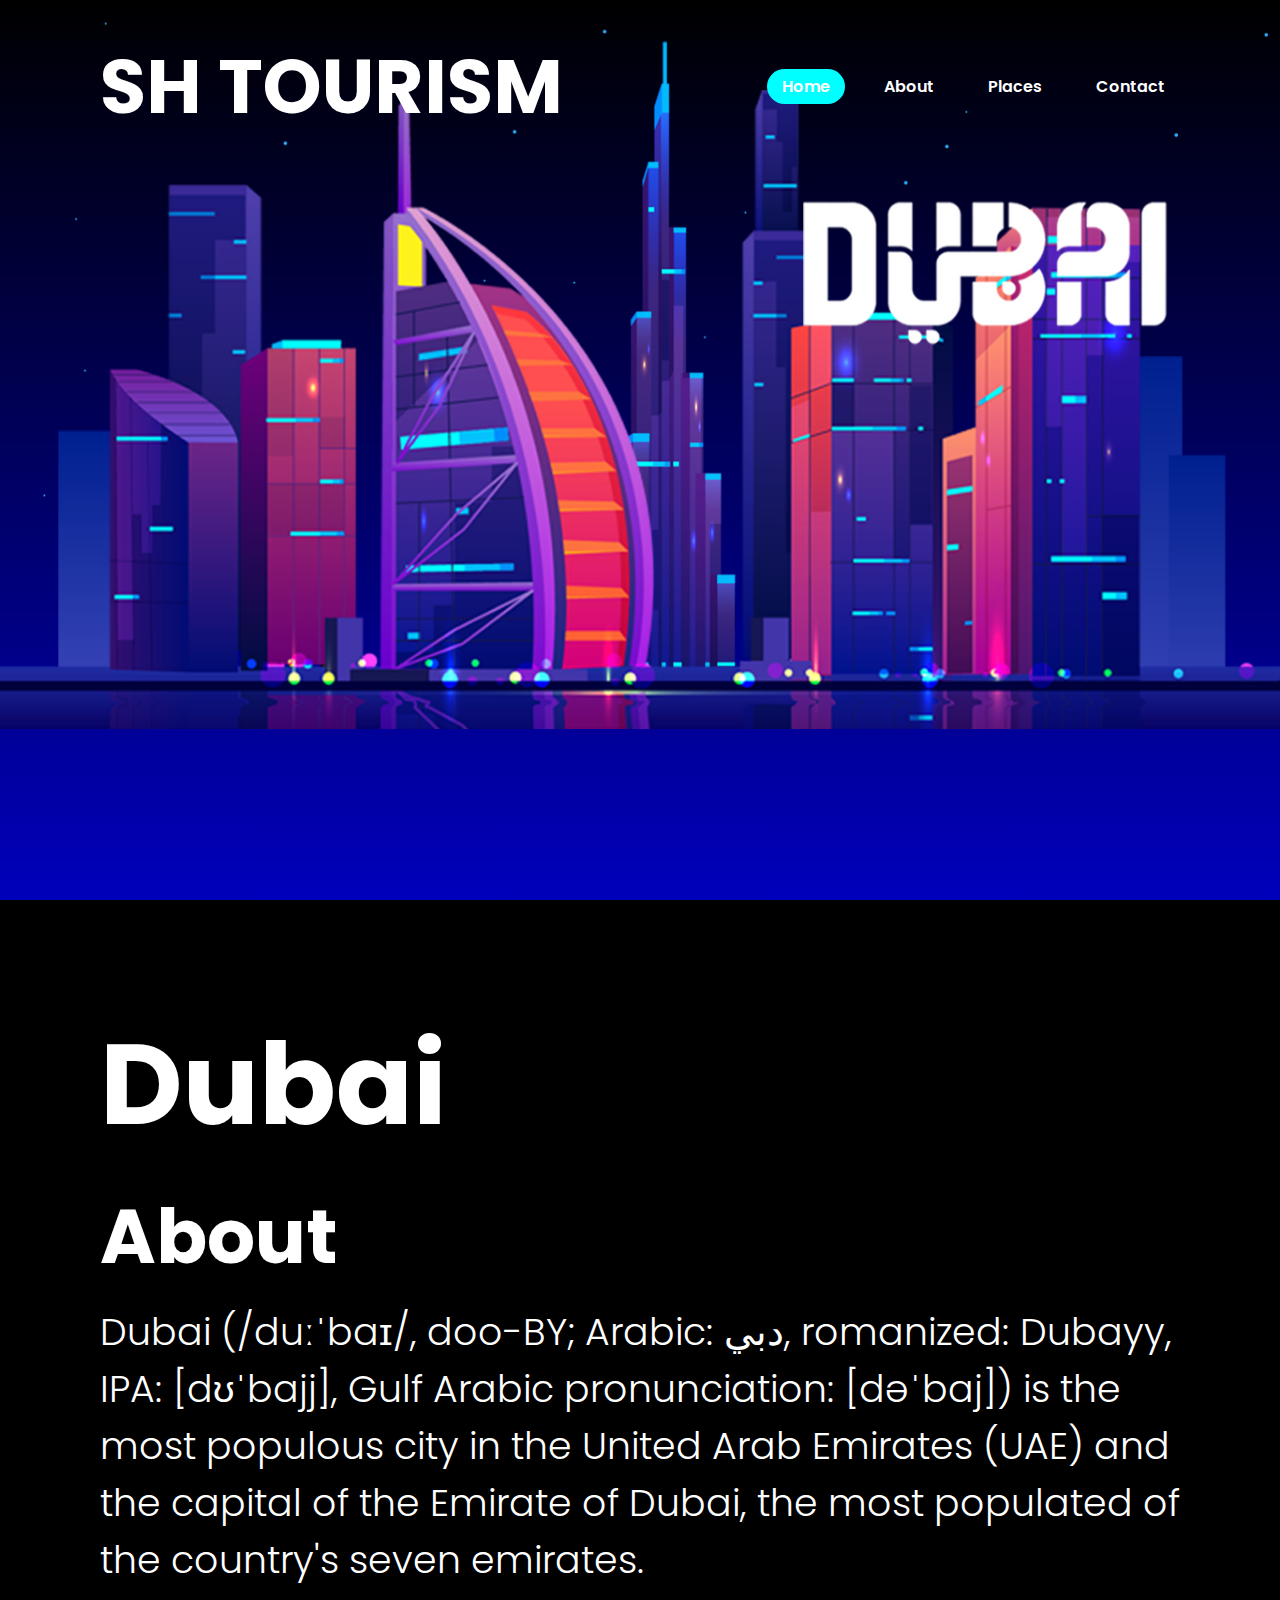
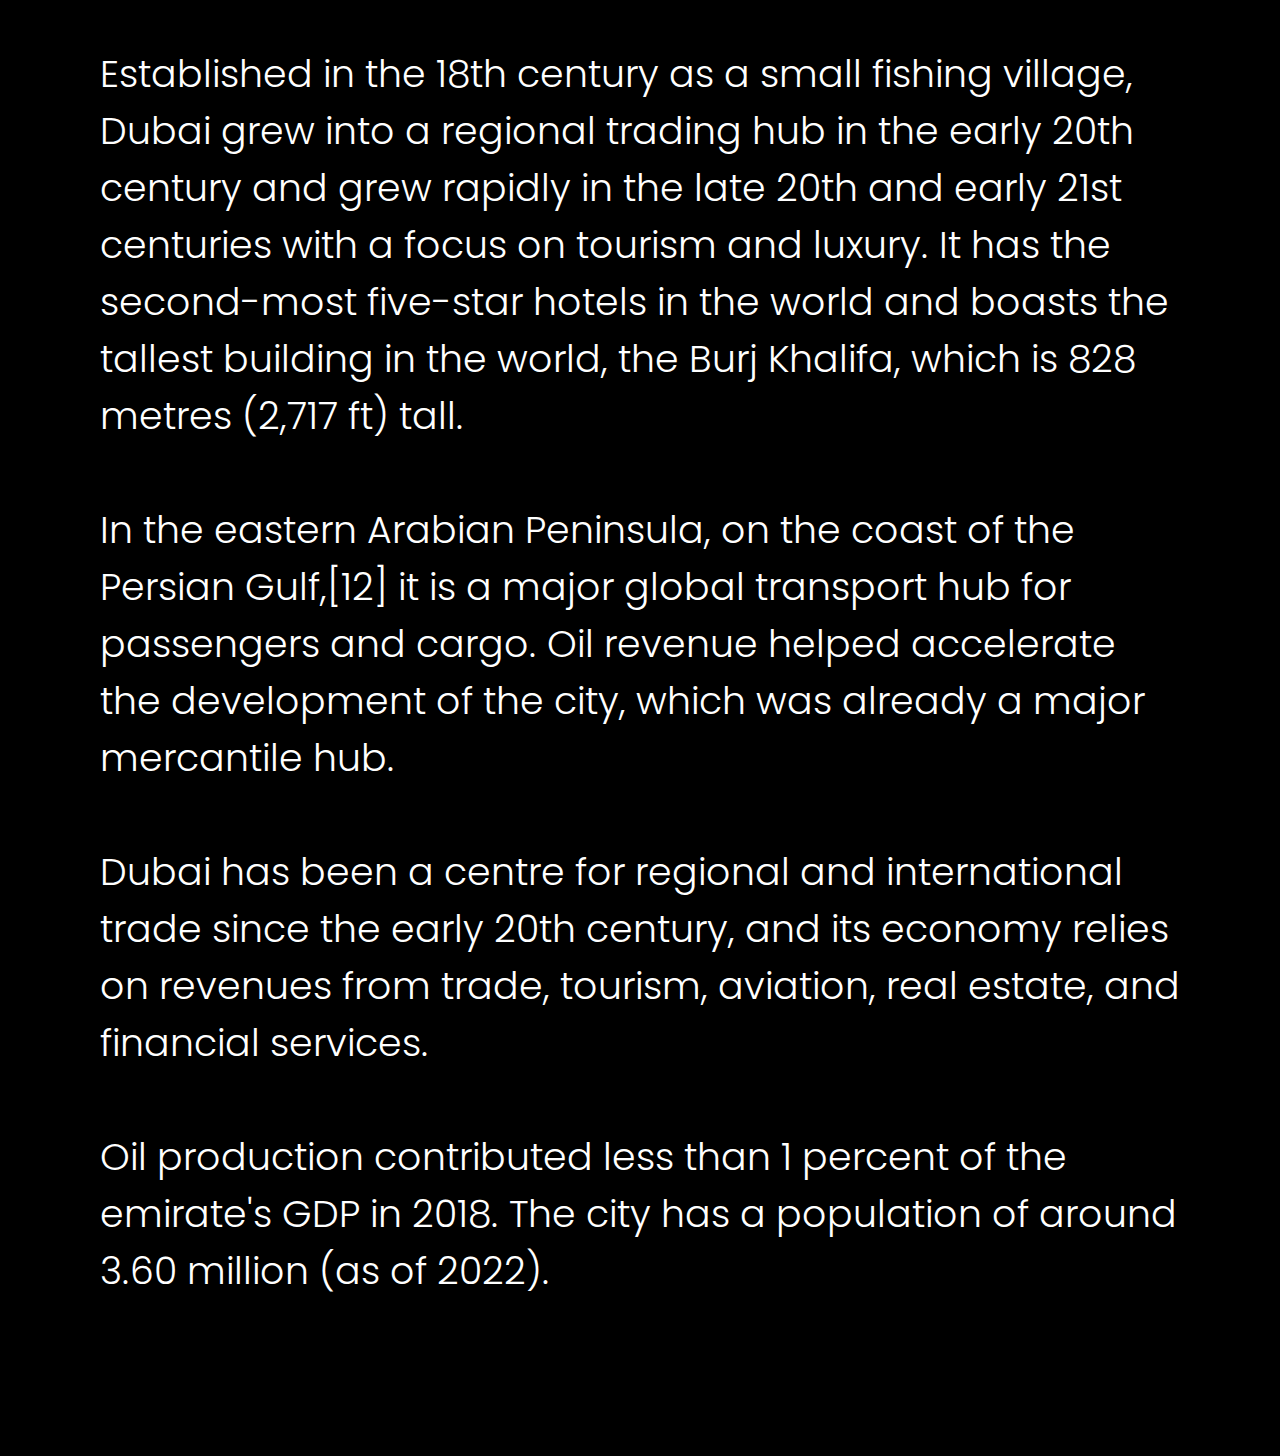
<file: index.html>
<!DOCTYPE html>
<html lang="en">

<head>
    <meta charset="UTF-8">
    <meta http-equiv="X-UA-Compatible" content="IE=edge">
    <meta name="viewport" content="width=device-width, initial-scale=1.0">
    <title>Parallax Scrolling Website - Dubai (UAE) | Codehal</title>
    <link rel="stylesheet" href="style.css">
</head>

<body>
    <header>
        <h2 class="logo">SH TOURISM</h2>
        <nav class="navbar">
            <a href="#" class="active">Home</a>
            <a href="#">About</a>
            <a href="h.html">Places</a>
            <a href="#">Contact</a>
        </nav>
    </header>
    <section class="parallax">
        <img src="stars.png" id="stars">
        <img src="burjkhalifa.png" id="burjkhalifa">
        <img src="building.png" id="building">
        <img src="dubaitext.png" id="dubaitext">
    </section>
    <section class="sec">
        <h2>Dubai</h2>
        <h2>About</h2>
        <p>Dubai (/duːˈbaɪ/, doo-BY; Arabic: دبي, romanized: Dubayy, IPA: [dʊˈbajj], Gulf Arabic pronunciation: [dəˈbaj]) is the most populous city in the United Arab Emirates
             (UAE) and the capital of the Emirate of Dubai, the most populated of the country's seven emirates.<br><br>
            </p>
        <p>Established in the 18th century as a small fishing village, Dubai grew into a regional trading hub in the early 20th century and grew rapidly in the late 20th and early 21st centuries with a focus on tourism and luxury. It has the second-most five-star hotels in the world
            and boasts the tallest building in the world, the Burj Khalifa, which is 828 metres (2,717 ft) tall.<br><br>
        </p>
        <p>In the eastern Arabian Peninsula, on the coast of the Persian Gulf,[12] it is a major global transport hub for passengers and cargo.
            Oil revenue helped accelerate the development of the city, which was already a major mercantile hub.<br><br>
        </p>
        <p>Dubai has been a centre for regional and international trade since the early 20th century, and its economy relies on revenues from trade, tourism, aviation, real estate, and
             financial services.<br><br>
        </p>
        <p>Oil production contributed less than 1 percent of the emirate's GDP in 2018. The city has a population of around 3.60 million (as of 2022).<br><br>
        </p>
    </section>
    

    <script src="script.js"></script>
</body>

</html>
</file>
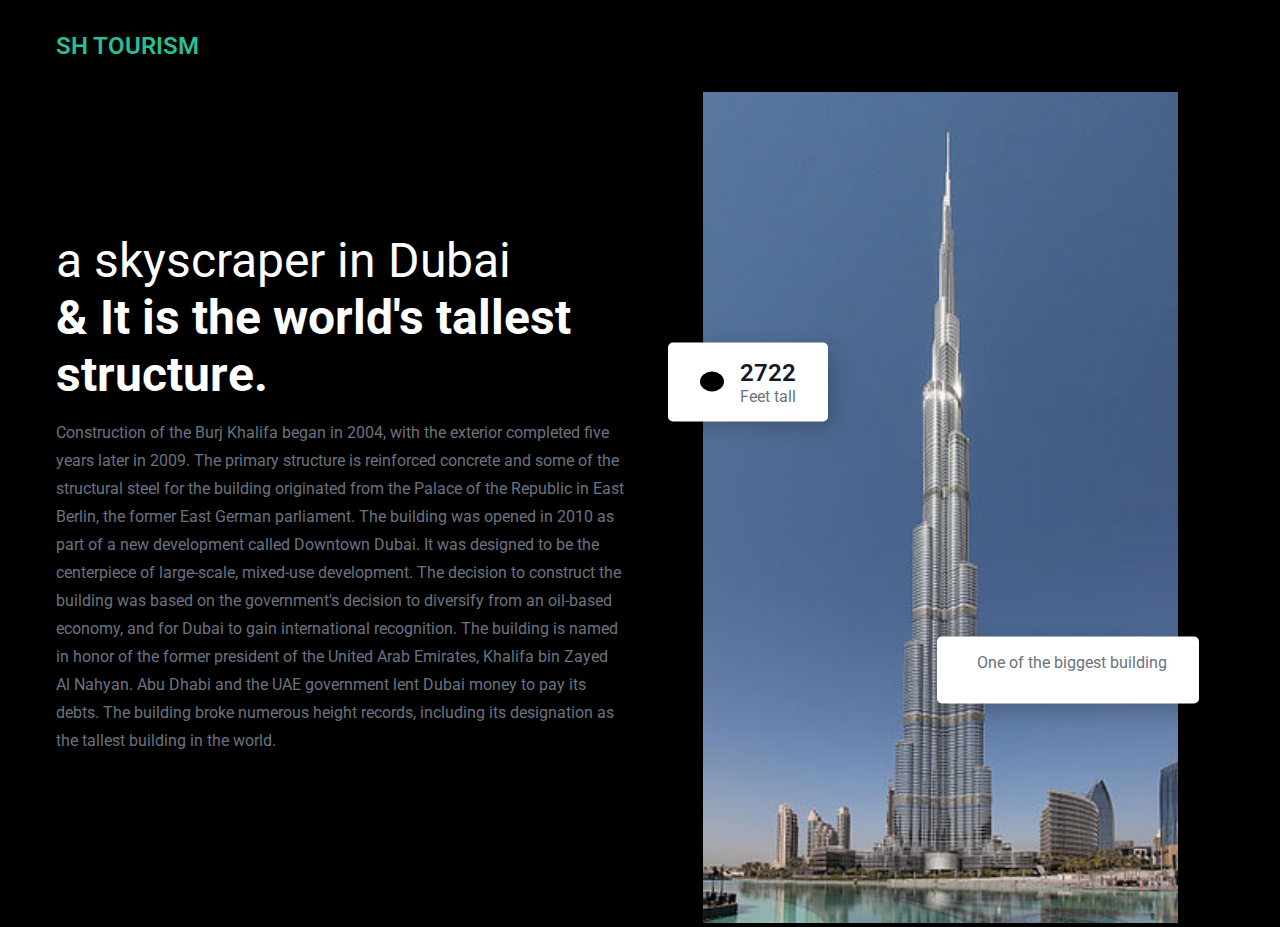
<file: h.html>
<!DOCTYPE html>
<html>
  <head>
    <style>
        @import url("https://fonts.googleapis.com/css2?family=Roboto:wght@400;500;700&display=swap");

:root {
  --primary-color: #28bf96;
  --primary-color-dark: #209677;
  --text-dark: #111827;
  --text-light: #6b7280;
  --white: #ffffff;
}

* {
  padding: 0;
  margin: 0;
  box-sizing: border-box;
}

body {
  font-family: "Roboto", sans-serif;
  background-color: #000000;
}

.container {
  max-width: 1200px;
  margin: auto;
  min-height: 100vh;
  display: flex;
  flex-direction: column;
}

nav {
  padding: 2rem 1rem;
  display: flex;
  align-items: center;
  justify-content: space-between;
  gap: 1rem;
}

.nav__logo {
  font-size: 1.5rem;
  font-weight: 600;
  color: var(--primary-color);
}

.nav__links {
  list-style: none;
  display: flex;
  align-items: center;
  gap: 2rem;
}

.link a {
  text-decoration: none;
  color: var(--text-light);
  cursor: pointer;
  transition: 0.3s;
}

.link a:hover {
  color: var(--primary-color);
}

.header {
  padding: 0 1rem;
  flex: 1;
  display: grid;
  grid-template-columns: repeat(2, 1fr);
  gap: 2rem;
  align-items: center;
}

.content h1 {
  margin-bottom: 1rem;
  font-size: 3rem;
  font-weight: 700;
  color: var(--text-dark);
  color: #ffffff;
}

.content h1 span {
  font-weight: 400;
  color: #ffffff;
}

.content p {
  margin-bottom: 2rem;
  color: var(--text-light);
  line-height: 1.75rem;
}

.image {
  position: relative;
  text-align: center;
  isolation: isolate;
}

.image__bg {
  position: absolute;
  top: 50%;
  left: 50%;
  transform: translate(-50%, -50%);
  height: 450px;
  width: 450px;
  background-color: var(--primary-color);
  border-radius: 100%;
  z-index: -1;
}

.image img {
  width: 100%;
  max-width: 475px;
}

.image__content {
  position: absolute;
  top: 50%;
  left: 50%;
  padding: 1rem 2rem;
  display: flex;
  align-items: center;
  gap: 1rem;
  text-align: left;
  background-color: var(--white);
  border-radius: 5px;
  box-shadow: 5px 5px 20px rgba(0, 0, 0, 0.2);
}

.image__content__1 {
  transform: translate(calc(-50% - 12rem), calc(-50% - 8rem));
}

.image__content__1 span {
  padding: 10px 12px;
  font-size: 1.5rem;
  color: var(--primary-color);
  background-color: #000000;
  border-radius: 100%;
}

.image__content__1 h4 {
  font-size: 1.5rem;
  font-weight: 600;
  color: var(--text-dark);
}

.image__content__1 p {
  color: var(--text-light);
}

.image__content__2 {
  transform: translate(calc(-50% + 8rem), calc(-50% + 10rem));
}

.image__content__2 ul {
  list-style: none;
  display: grid;
  gap: 1rem;
}

.image__content__2 li {
  display: flex;
  align-items: flex-start;
  gap: 0.5rem;
  color: var(--text-light);
}

.image__content__2 span {
  font-size: 1.5rem;
  color: var(--primary-color);
  
}

@media (width < 900px) {
  .nav__links {
    display: none;
  }

  .header {
    padding: 1rem;
    grid-template-columns: repeat(1, 1fr);
  }

  .content {
    text-align: center;
  }

  .image {
    grid-area: 1/1/2/2;
  }
}
    </style>
    <title>Burj Kalifa</title>
  </head>
  <body>
    <div class="container">
      <nav>
        <div class="nav__logo">SH TOURISM</div>
      </nav>
      <header class="header">
        <div class="content">
          <h1><span> a skyscraper in Dubai</span><br /> & It is the world's tallest structure.</h1>
          <p>
            Construction of the Burj Khalifa began in 2004, with the exterior completed five years later in 2009. 
            The primary structure is reinforced concrete and some of the structural steel for the building originated from the Palace of the Republic in East Berlin, the former East German parliament.
             The building was opened in 2010 as part of a new development called Downtown Dubai. It was designed to be the centerpiece of large-scale, mixed-use development. 
             The decision to construct the building was based on the government's decision to diversify from an oil-based economy, and for Dubai to gain international recognition.
             The building is named in honor of the former president of the United Arab Emirates, Khalifa bin Zayed Al Nahyan.
             Abu Dhabi and the UAE government lent Dubai money to pay its debts. The building broke numerous height records, including its designation as the tallest building in the world.
          </p>
        </div>
        <div class="image">
          <span class="image__bg"></span>
          <img src="Burj_Khalifa.jpg" alt="header image" />
          <div class="image__content image__content__1">
            <span><i class="ri-user-3-line"></i></span>
            <div class="details">
              <h4>2722</h4>
              <p>Feet tall</p>
            </div>
          </div>
          <div class="image__content image__content__2">
            <ul>
              <li>
                <span><i class="ri-check-line"></i></span>
                One of the biggest building
              </li>
              <li>
                <span><i class="ri-check-line"></i></span>
    
              </li>
            </ul>
          </div>
        </div>
      </header>
    </div>
  </body>
</html>
</file>
<file: style.css>
@import url('https://fonts.googleapis.com/css2?family=Poppins:wght@300;400;500;600;700;800;900&display=swap');

* {
    margin: 0;
    padding: 0;
    box-sizing: border-box;
    font-family: 'Poppins', sans-serif;
    
}
body{
    background:linear-gradient(black 0%,blue 40%);
    min-height: 100vh;
    overflow-x: hidden;
}
header{
    position: absolute;
    top: 0;
    left:0;
    width:100%;
    padding:30px 100px;
    display: flex;
    justify-content: space-between;
    align-items: center;
    z-index: 100;
}
.logo{
    color: white;
    font-size:2cm ;
    cursor: default;
}
.navbar a{
    color:white;
    text-decoration: none;
    margin-left: 20px;
    font-weight: 600;
    padding: 6px 15px ;
    border-radius: 20px;
}
.navbar a:hover, 
.navbar a.active{
    background: aqua;
}
.parallax{
    position: relative;
    display: flex ;
    justify-content: center;
    align-items: center;
    height: 100vh;
}
.parallax img{
    position: absolute;
    top: 0;
    left: 0;
    width: 100%;
    pointer-events: none;
}
.sec{
    position:relative;
    padding: 100px;
    background: black;
}
.sec h2{
    font-size: 3cm;
    color: white;
    margin-bottom: 10px;
}
.sec h2:nth-child(2){
    font-size: 2cm;
}
.sec p{
    font-size: 1cm;
    color: white;
    font-weight: 300;
}
</file>
